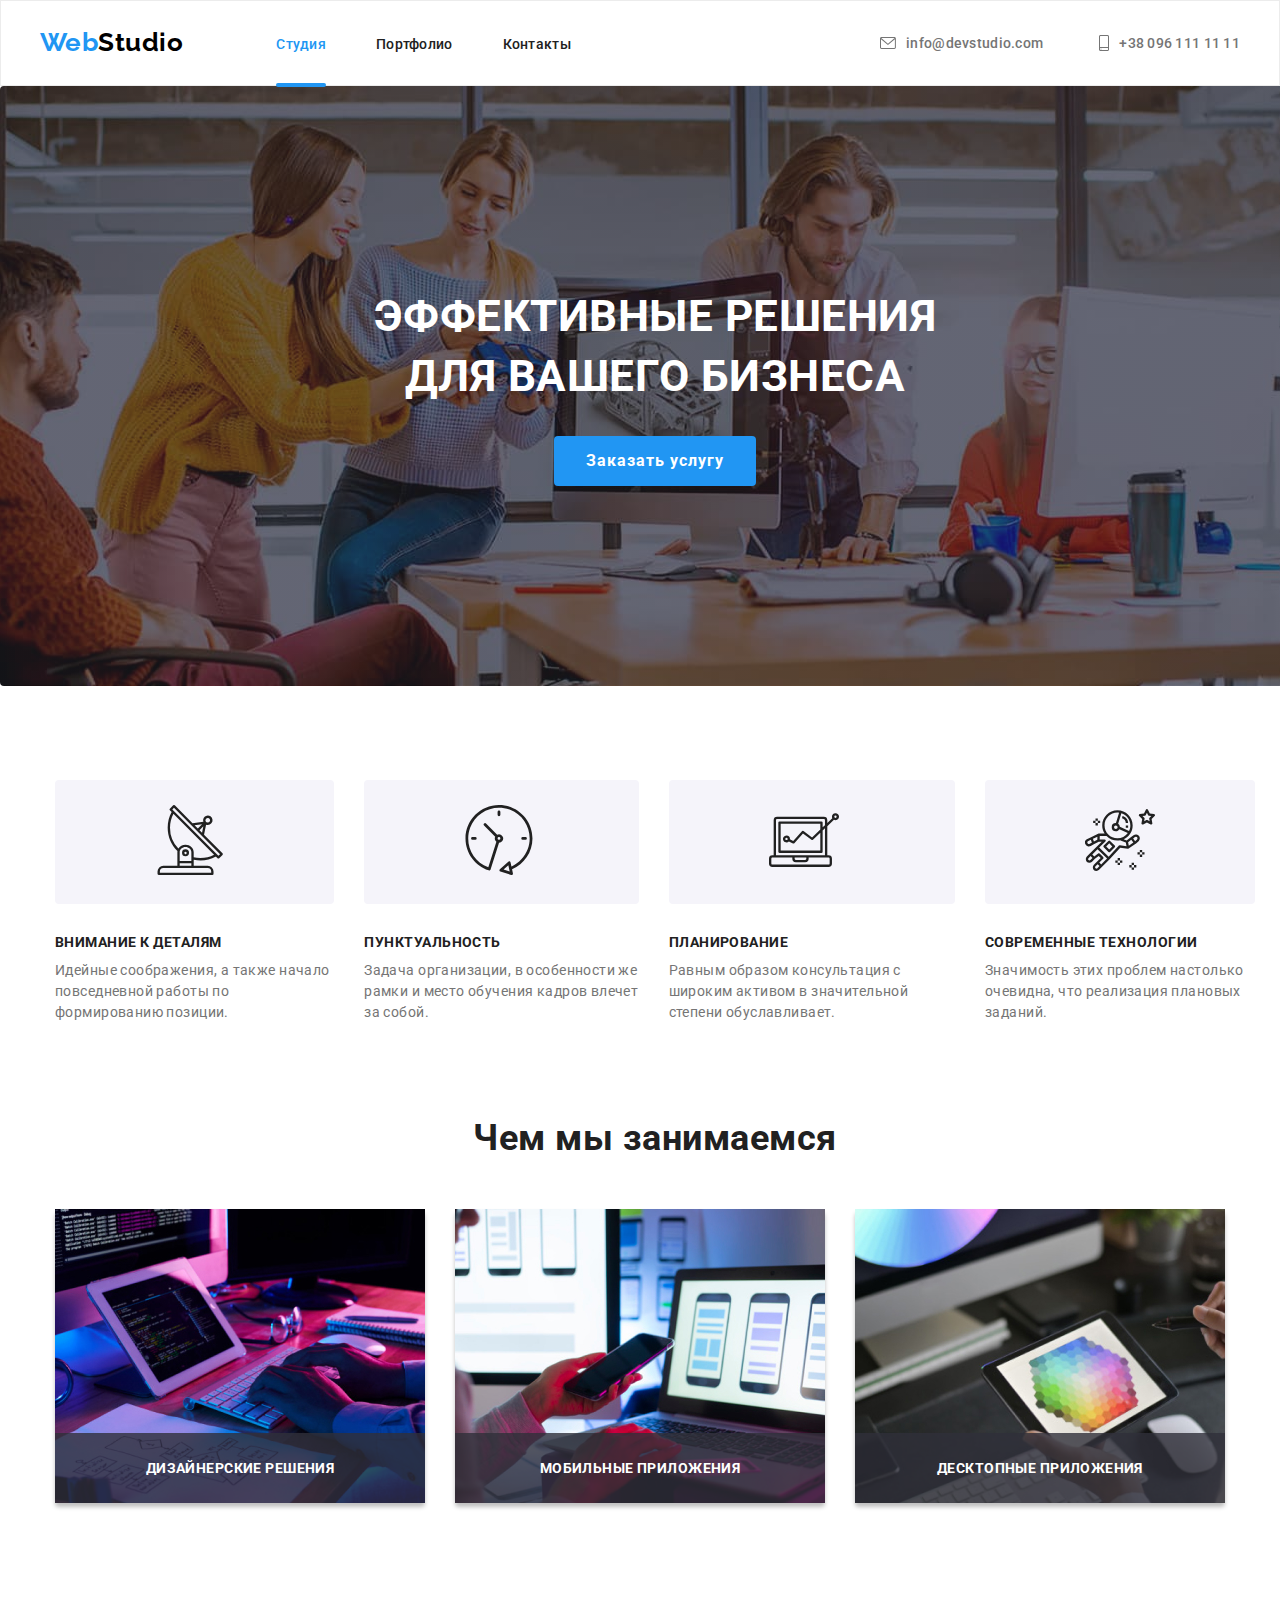
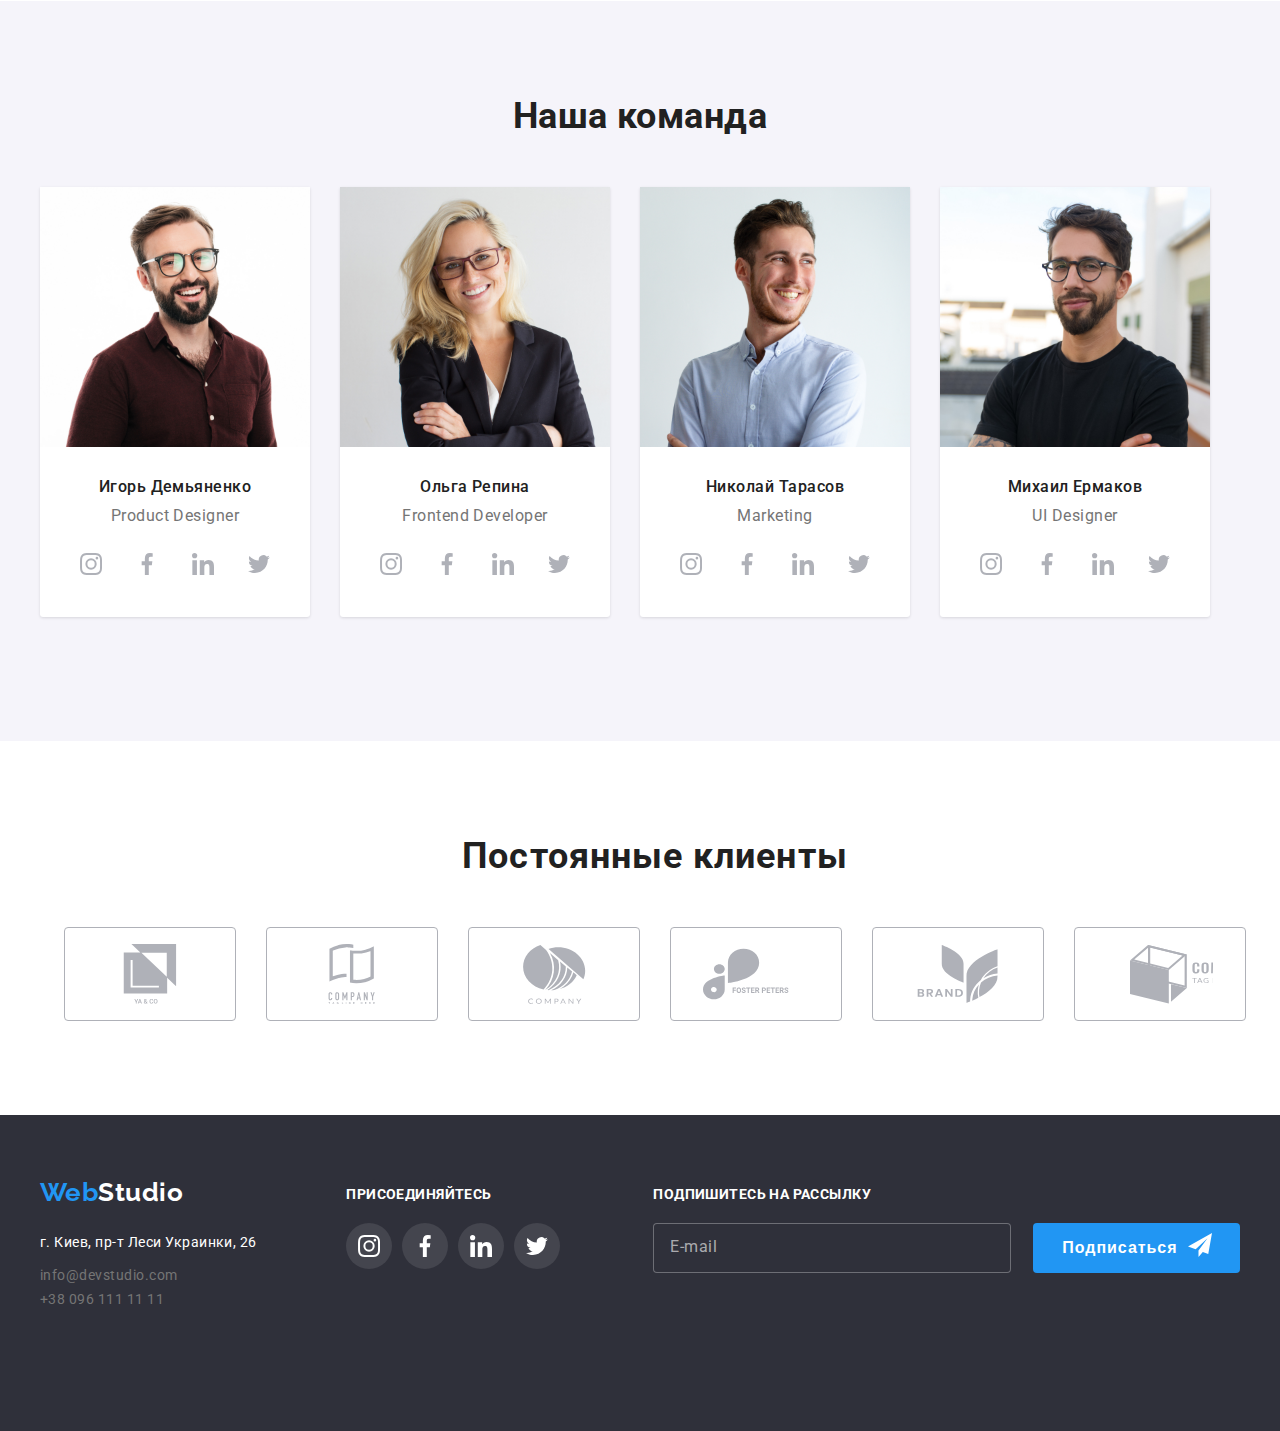
<file: index.html>
<!DOCTYPE html>
<html lang="ru">
  <head>
    <meta charset="UTF-8" />
    <meta http-equiv="X-UA-Compatible" content="IE=edge" />
    <meta name="viewport" content="width=e, initial-scale=1.0" />
    <title>WebStudio</title>
    <link
      rel="stylesheet"
      href="https://cdnjs.cloudflare.com/ajax/libs/modern-normalize/1.0.0/modern-normalize.min.css"
      integrity="sha512-ISS7cAi1PEhQ8jnbJpJZMd29NlhNj4AWYyLOSp2CE/CsHxTCu+r+t0D2yoJudVrd0/8fTVPUVDzY5Tvli75u/g=="
      crossorigin="anonymous"
      referrerpolicy="no-referrer"
    />
    <link rel="preconnect" href="https://fonts.gstatic.com" />
    <link
      href="https://fonts.googleapis.com/css2?family=Raleway:wght@400;500;700&family=Roboto:wght@400;500;700&display=swap"
      rel="stylesheet"
    />
    <link rel="stylesheet" href="./css/styles.css" />
  </head>
  <body>
    <!-- Header -->
    <header class="page-header">
      <nav class="container nav">
        <a href="#" class="logo">Web<span class="logo-part">Studio</span></a>
        <ul class="site-nav list">
          <li class="item"><a href="#" class="link current">Студия</a></li>
          <li class="item"><a href="./portfolio.html" class="link">Портфолио</a></li>
          <li class="item"><a href="#" class="link">Контакты</a></li>
        </ul>
        <ul class="list auth-nav">
          <li class="item-nav">
            <svg class="icons-nav link" width="16" height="20">
              <use href="./images/symbol-defs.svg#icon-envelope"></use>
            </svg>
            <a href="mailto:info@devstudio.com" class="link tel-mail"> info@devstudio.com</a>
          </li>
          <li class="item-nav">
            <svg class="icons-nav link" width="16" height="16">
              <use href="./images/symbol-defs.svg#icon-smartphone"></use>
            </svg>
            <a href="tel:+380961111111" class="link tel-mail">+38 096 111 11 11</a>
          </li>
        </ul>
      </nav>
    </header>
    <!-- Main -->
    <main>
      <!-- hero -->
      <section class="hero">
        <div class="container">
          <h1 class="slogan">
            Эффективные решения <br />
            для вашего бизнеса
          </h1>
          <button class="button btn-primary" type="reset" data-modal-open>Заказать услугу</button>
        </div>
      </section>
      <!-- hero benefits -->
      <section class="section">
        <div class="container">
          <ul class="list hero-discr">
            <li class="hero-container">
              <div class="hero-icons">
                <svg class="icons" width="70" height="70">
                  <use href="images/symbol-defs.svg#icon-attention"></use>
                </svg>
              </div>
              <h3 class="hero-items">Внимание к деталям</h3>
              <p class="hero-details">
                Идейные соображения, а также начало повседневной работы по формированию позиции.
              </p>
            </li>
            <li class="hero-container">
              <div class="hero-icons">
                <svg class="icons" width="70" height="70">
                  <use href="images/symbol-defs.svg#icon-clock-1"></use>
                </svg>
              </div>
              <h3 class="hero-items">Пунктуальность</h3>
              <p class="hero-details">
                Задача организации, в особенности же рамки и место обучения кадров влечет за собой.
              </p>
            </li>
            <li class="hero-container">
              <div class="hero-icons">
                <svg class="icons" width="70" height="70">
                  <use href="images/symbol-defs.svg#icon-Vector"></use>
                </svg>
              </div>
              <h3 class="hero-items">Планирование</h3>
              <p class="hero-details">
                Равным образом консультация с широким активом в значительной степени обуславливает.
              </p>
            </li>
            <li class="hero-container">
              <div class="hero-icons">
                <svg class="icons" width="70" height="70">
                  <use href="images/symbol-defs.svg#icon-astronaut"></use>
                </svg>
              </div>
              <h3 class="hero-items">Современные технологии</h3>
              <p class="hero-details">
                Значимость этих проблем настолько очевидна, что реализация плановых заданий.
              </p>
            </li>
          </ul>
        </div>
      </section>
      <!-- images -->
      <section class="section">
        <div class="container">
          <div class="images-container">
            <h2 class="about">Чем мы занимаемся</h2>
            <ul class="list images">
              <li class="image-item">
                <p class="image-name">Дизайнерские решения</p>
                <img src="images/img11.jpg" alt="разработка вебсайтов" width="370" />
              </li>
              <li class="image-item">
                <p class="image-name">Мобильные приложения</p>
                <img src="images/img22.jpg" alt="адаптивный дизайн" width="370" />
              </li>

              <li class="image-item">
                <p class="image-name">Десктопные приложения</p>
                <img src="images/img33.jpg" alt="дизайн" width="370" />
              </li>
            </ul>
          </div>
        </div>
      </section>
      <!--team -->
      <section class="team-container">
        <div class="container">
          <h2 class="our-team">Наша команда</h2>
          <ul class="list team">
            <li class="team-member">
              <img src="images/imgigor.jpg" alt="Игорь Демьяненко" width="270" />
              <h3 class="name">Игорь Демьяненко</h3>
              <p class="job">Product Designer</p>
              <ul class="list social-container">
                <li class="social-icons-list">
                  <a href="#" class="social-links">
                    <svg class="social-icons" width="44" height="44">
                      <use href="images/symbol-defs.svg#icon-instagram"></use>
                    </svg>
                  </a>
                </li>
                <li class="social-icons-list">
                  <a href="#" class="social-links">
                    <svg class="social-icons" width="44" height="44">
                      <use href="images/symbol-defs.svg#icon-facebook"></use>
                    </svg>
                  </a>
                </li>
                <li class="social-icons-list">
                  <a href="#" class="social-links">
                    <svg class="social-icons" width="44" height="44">
                      <use href="images/symbol-defs.svg#icon-linkedin"></use>
                    </svg>
                  </a>
                </li>
                <li class="social-icons-list">
                  <a href="#" class="social-links">
                    <svg class="social-icons" width="44" height="44">
                      <use href="images/symbol-defs.svg#icon-twitter"></use>
                    </svg>
                  </a>
                </li>
              </ul>
            </li>
            <li class="team-member">
              <img src="images/imgolga.jpg" alt="Ольга Репина" width="270" />
              <h3 class="name">Ольга Репина</h3>
              <p class="job">Frontend Developer</p>
              <ul class="list social-container">
                <li class="social-icons-list">
                  <a href="#" class="social-links">
                    <svg class="social-icons" width="44" height="44">
                      <use href="images/symbol-defs.svg#icon-instagram"></use>
                    </svg>
                  </a>
                </li>
                <li class="social-icons-list">
                  <a href="#" class="social-links">
                    <svg class="social-icons" width="44" height="44">
                      <use href="images/symbol-defs.svg#icon-facebook"></use>
                    </svg>
                  </a>
                </li>
                <li class="social-icons-list">
                  <a href="#" class="social-links">
                    <svg class="social-icons" width="44" height="44">
                      <use href="images/symbol-defs.svg#icon-linkedin"></use>
                    </svg>
                  </a>
                </li>
                <li class="social-icons-list">
                  <a href="#" class="social-links">
                    <svg class="social-icons" width="44" height="44">
                      <use href="images/symbol-defs.svg#icon-twitter"></use>
                    </svg>
                  </a>
                </li>
              </ul>
            </li>
            <li class="team-member">
              <img src="images/imgnik.jpg" alt="Николай Тарасов" width="270" />
              <h3 class="name">Николай Тарасов</h3>
              <p class="job">Marketing</p>
              <ul class="list social-container">
                <li class="social-icons-list">
                  <a href="#" class="social-links">
                    <svg class="social-icons" width="44" height="44">
                      <use href="images/symbol-defs.svg#icon-instagram"></use>
                    </svg>
                  </a>
                </li>
                <li class="social-icons-list">
                  <a href="#" class="social-links">
                    <svg class="social-icons" width="44" height="44">
                      <use href="images/symbol-defs.svg#icon-facebook"></use>
                    </svg>
                  </a>
                </li>
                <li class="social-icons-list">
                  <a href="#" class="social-links">
                    <svg class="social-icons" width="44" height="44">
                      <use href="images/symbol-defs.svg#icon-linkedin"></use>
                    </svg>
                  </a>
                </li>
                <li class="social-icons-list">
                  <a href="#" class="social-links">
                    <svg class="social-icons" width="44" height="44">
                      <use href="images/symbol-defs.svg#icon-twitter"></use>
                    </svg>
                  </a>
                </li>
              </ul>
            </li>
            <li class="team-member">
              <img src="images/imgmih.jpg" alt="Михаил Ермаков" width="270" />
              <h3 class="name">Михаил Ермаков</h3>
              <p class="job">UI Designer</p>
              <ul class="list social-container">
                <li class="social-icons-list">
                  <a href="#" class="social-links">
                    <svg class="social-icons" width="44" height="44">
                      <use href="images/symbol-defs.svg#icon-instagram"></use>
                    </svg>
                  </a>
                </li>
                <li class="social-icons-list">
                  <a href="#" class="social-links">
                    <svg class="social-icons" width="44" height="44">
                      <use href="images/symbol-defs.svg#icon-facebook"></use>
                    </svg>
                  </a>
                </li>
                <li class="social-icons-list">
                  <a href="#" class="social-links">
                    <svg class="social-icons" width="44" height="44">
                      <use href="images/symbol-defs.svg#icon-linkedin"></use>
                    </svg>
                  </a>
                </li>
                <li class="social-icons-list">
                  <a href="#" class="social-links">
                    <svg class="social-icons" width="44" height="44">
                      <use href="images/symbol-defs.svg#icon-twitter"></use>
                    </svg>
                  </a>
                </li>
              </ul>
            </li>
          </ul>
        </div>
      </section>

      <!--clients -->
      <section class="section">
        <div class="container">
          <div class="clients-container">
            <h2 class="about-clients">Постоянные клиенты</h2>
            <ul class="list clients">
              <li class="clients-list">
                <a href="#" class="icons-clients-list">
                  <svg class="icons-clients" width="106" height="60">
                    <use href="images/symbol-defs.svg#icon-client1"></use>
                  </svg>
                </a>
              </li>
              <li class="clients-list">
                <a href="#" class="icons-clients-list">
                  <svg class="icons-clients" width="106" height="60">
                    <use href="images/symbol-defs.svg#icon-client2"></use>
                  </svg>
                </a>
              </li>
              <li class="clients-list">
                <a href="#" class="icons-clients-list">
                  <svg class="icons-clients" width="106" height="60">
                    <use href="images/symbol-defs.svg#icon-client3"></use>
                  </svg>
                </a>
              </li>
              <li class="clients-list">
                <a href="#" class="icons-clients-list">
                  <svg class="icons-clients" width="106" height="60">
                    <use href="images/symbol-defs.svg#icon-client4"></use>
                  </svg>
                </a>
              </li>
              <li class="clients-list">
                <a href="#" class="icons-clients-list">
                  <svg class="icons-clients" width="106" height="60">
                    <use href="images/symbol-defs.svg#icon-client5"></use>
                  </svg>
                </a>
              </li>
              <li class="clients-list">
                <a href="#" class="icons-clients-list">
                  <svg class="icons-clients" width="106" height="60">
                    <use href="images/symbol-defs.svg#icon-client6"></use>
                  </svg>
                </a>
              </li>
            </ul>
          </div>
        </div>
      </section>
    </main>
    <!-- Footer -->
    <footer class="footer">
      <div class="container footer-container">
        <div class="adress-container">
          <a href="#" class="logo">Web<span class="logo-footer">Studio</span></a>
          <address class="address">
            <ul class="list">
              <li class="address-items">г. Киев, пр-т Леси Украинки, 26</li>
              <li>
                <a href="mailto:info@devstudio.com" class="address tel-mail">info@devstudio.com</a>
              </li>
              <li><a href="tel:+380961111111" class="address tel-mail">+38 096 111 11 11</a></li>
            </ul>
          </address>
        </div>
        <div class="">
          <a href="#" class="connect">присоединяйтесь</a>
          <ul class="list social-container">
            <li class="social-list-footer">
              <a href="#" class="social-links-footer">
                <svg class="social-icons-footer" width="44" height="44">
                  <use href="images/symbol-defs.svg#icon-instagram"></use>
                </svg>
              </a>
            </li>
            <li class="social-list-footer">
              <a href="#" class="social-links-footer">
                <svg class="social-icons-footer" width="44" height="44">
                  <use href="images/symbol-defs.svg#icon-facebook"></use>
                </svg>
              </a>
            </li>
            <li class="social-list-footer">
              <a href="#" class="social-links-footer">
                <svg class="social-icons-footer" width="44" height="44">
                  <use href="images/symbol-defs.svg#icon-linkedin"></use>
                </svg>
              </a>
            </li>
            <li class="social-list-footer">
              <a href="#" class="social-links-footer">
                <svg class="social-icons-footer" width="44" height="44">
                  <use href="images/symbol-defs.svg#icon-twitter"></use>
                </svg>
              </a>
            </li>
          </ul>
        </div>
        <div class="subscribe">
          <a href="#" class="connect">Подпишитесь на рассылку</a>
          <form>
            <ul class="list social-container">
              <li class="social-list-footer">
                <input type="email" name="email" id="mail" class="form-send" placeholder="E-mail" />
              </li>
              <li class="btn-send">
                <button type="submit" class="btn btn-submit text-subscribe">Подписаться</button>
                <svg class="icon-send" width="24" height="24">
                  <use href="./images/symbol-defs.svg#icon-send"></use>
                </svg>
              </li>
            </ul>
          </form>
        </div>
      </div>
    </footer>
    <!--modals-->
    <div class="backdrop is-hidden" data-modal>
      <!--<div class="backdrop is-hidden" data-modal>-->
      <div class="modal" id="modal">
        <div class="modal-content" id="modal-content">
          <button class="btn-close" type="reset" data-modal-close>
            <svg class="btn-close-icon" width="18" height="18">
              <use href="./images/symbol-defs.svg#icon-close"></use>
            </svg>
          </button>
          <p class="modal-text">Оставьте свои данные, мы вам перезвоним</p>
          <form class="contact-form" autocomplete="off">
            <div class="form-field form-input-name">
              <label for="name" class="form-label">Имя</label>
              <div class="form-input-name">
                <input type="text" name="name" id="name" class="form-input" />
                <svg class="modal-icons modal-icons-person">
                  <use href="./images/symbol-defs.svg#icon-name"></use>
                </svg>
              </div>
            </div>
            <div class="form-field">
              <label for="tel" class="form-label">Телефон</label>
              <div class="form-input-tel">
                <input type="tel" name="tel" id="tel" class="form-input" />
                <svg class="modal-icons modal-icons-person" width="18" height="18">
                  <use href="./images/symbol-defs.svg#icon-modal-phone"></use>
                </svg>
              </div>
            </div>
            <div class="form-field">
              <label for="email" class="form-label">Почта</label>
              <div class="form-input-mail">
                <input type="email" name="email" id="email" class="form-input" />
                <svg class="modal-icons" width="18" height="18">
                  <use href="./images/symbol-defs.svg#icon-modal-envelope"></use>
                </svg>
              </div>
            </div>
            <div class="form-field">
              <label for="comment" class="form-label">Комментарий<br /></label>
              <textarea
                class="form-input-textarea"
                name="comment"
                id="comment"
                rows="6"
                placeholder="Введите текст"
              ></textarea>
            </div>
            <div class="form-field-checkbox">
              <label for="checkbox" class="form-label-checkbox">
                <input type="checkbox" name="checkbox" id="checkbox" class="checkbox" required />
                <svg class="check" width="16" height="15">
                  <use href="./images/symbol-defs.svg#icon-check"></use>
                </svg>
                Соглашаюсь с рассылкой и принимаю
                <a href="#" class="text-agreement">Условия договора </a>
              </label>
            </div>
            <div class="checkbox-btn">
              <button type="submit" class="btn btn-submit btn-checkbox">Отправить</button>
            </div>
          </form>
        </div>
      </div>
    </div>
    <script src="./js/modal.js"></script>
  </body>
</html>
</file>
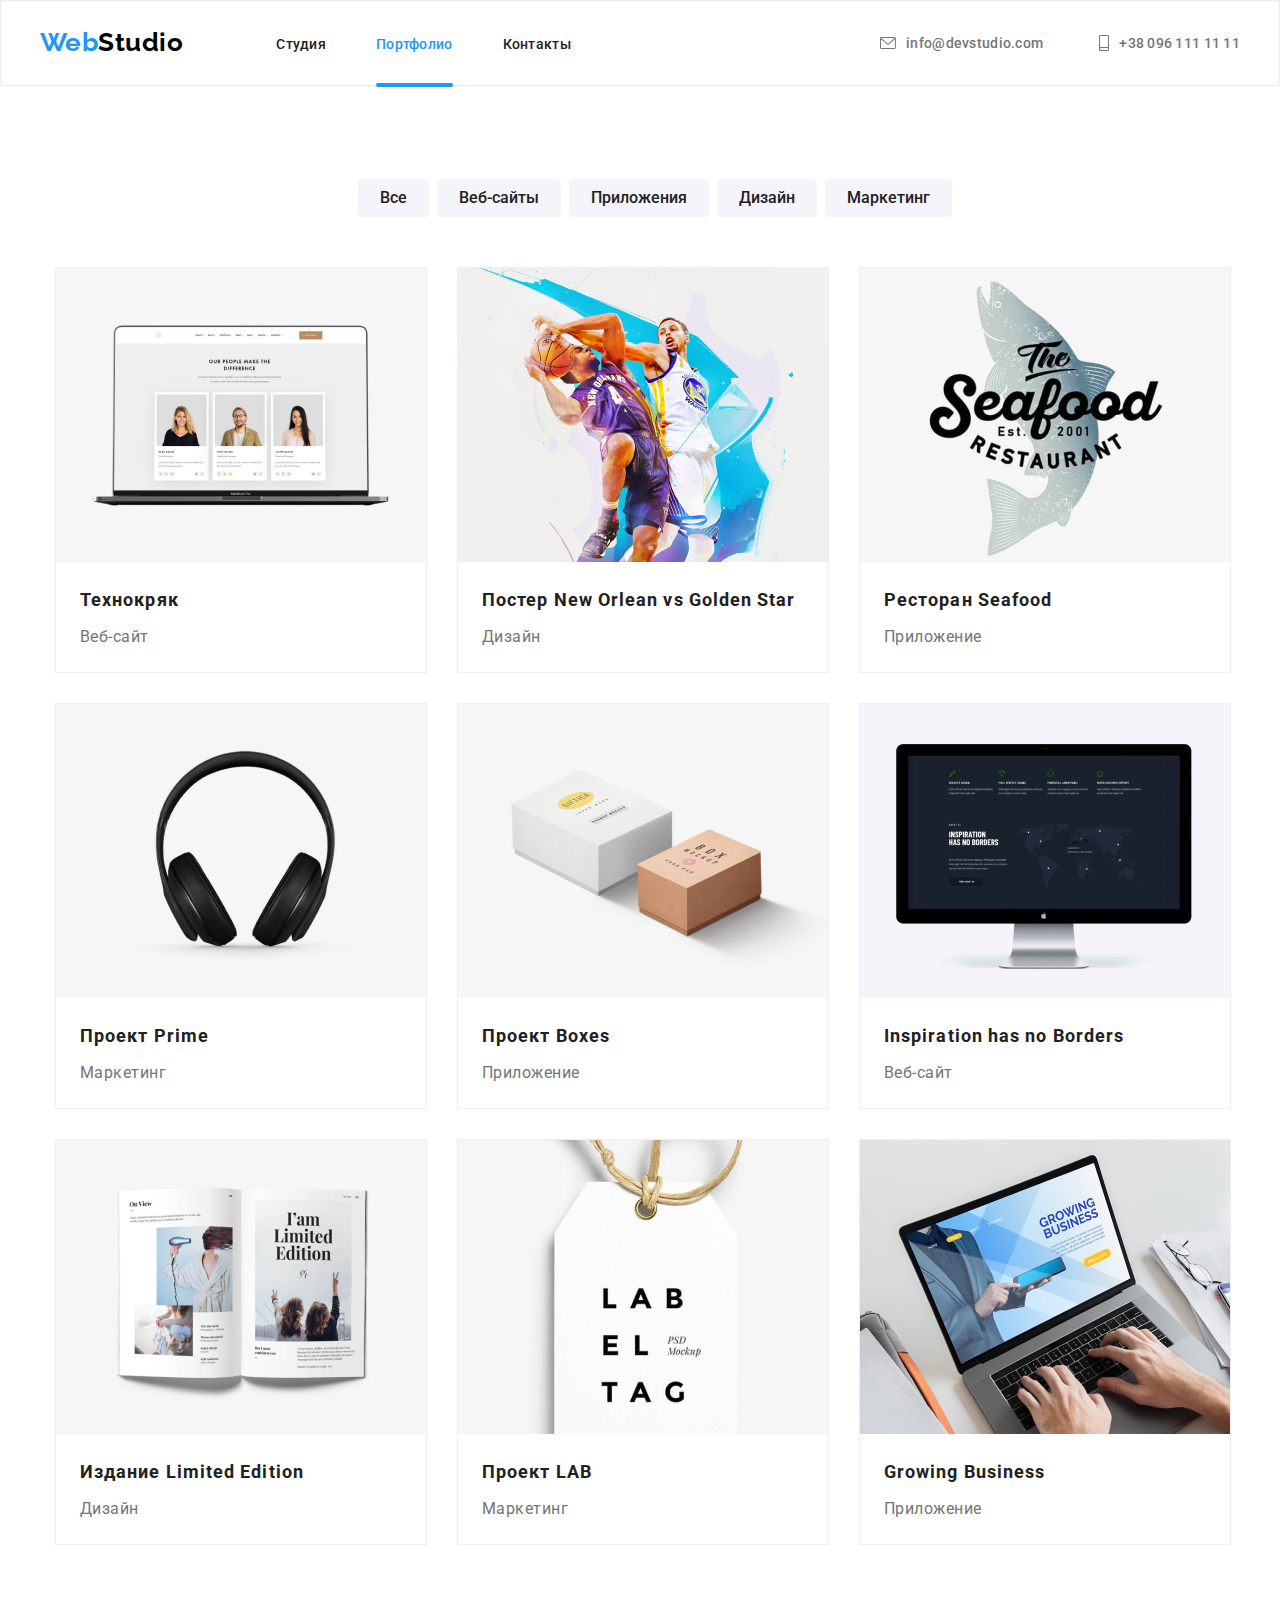
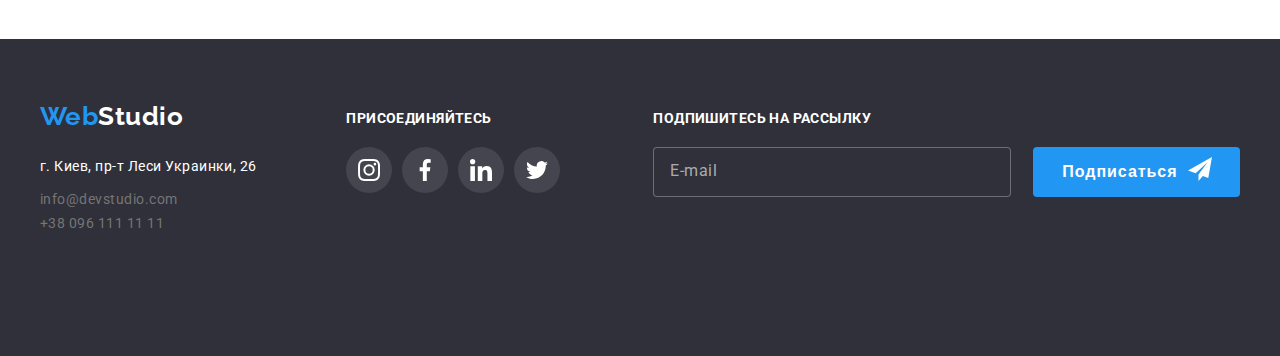
<file: portfolio.html>
<!DOCTYPE html>
<html lang="ru">
  <head>
    <meta charset="UTF-8" />
    <meta http-equiv="X-UA-Compatible" content="IE=edge" />
    <meta name="viewport" content="width=e, initial-scale=1.0" />
    <title>WebStudio</title>
    <link rel="preconnect" href="https://fonts.gstatic.com" />
    <link rel="preconnect" href="https://fonts.gstatic.com" />
    <link
      href="https://fonts.googleapis.com/css2?family=Raleway:wght@400;500;700&family=Roboto:wght@400;500;700&display=swap"
      rel="stylesheet"
    />
    <link
      rel="stylesheet"
      href="https://cdnjs.cloudflare.com/ajax/libs/modern-normalize/1.0.0/modern-normalize.min.css"
      integrity="sha512-ISS7cAi1PEhQ8jnbJpJZMd29NlhNj4AWYyLOSp2CE/CsHxTCu+r+t0D2yoJudVrd0/8fTVPUVDzY5Tvli75u/g=="
      crossorigin="anonymous"
      referrerpolicy="no-referrer"
    />
    <link rel="stylesheet" href="./css/styles.css" />
  </head>
  <body>
    <!-- Header -->
    <header class="page-header">
      <nav class="container nav">
        <a href="#" class="logo">Web<span class="logo-part">Studio</span></a>
        <ul class="site-nav list">
          <li class="item"><a href="./index.html" class="link">Студия</a></li>
          <li class="item"><a href="#" class="link current">Портфолио</a></li>
          <li class="item"><a href="#" class="link">Контакты</a></li>
        </ul>
        <ul class="list auth-nav">
          <li class="item-nav">
            <svg class="icons-nav link" width="16" height="20">
              <use href="./images/symbol-defs.svg#icon-envelope"></use>
            </svg>
            <a href="mailto:info@devstudio.com" class="link tel-mail"> info@devstudio.com</a>
          </li>
          <li class="item-nav">
            <svg class="icons-nav link" width="16" height="16">
              <use href="./images/symbol-defs.svg#icon-smartphone"></use>
            </svg>
            <a href="tel:+380961111111" class="link tel-mail">+38 096 111 11 11</a>
          </li>
        </ul>
      </nav>
    </header>
    <!-- Main -->
    <main>
      <!-- portfolio menu -->
      <section class="section">
        <div class="container">
          <h1 class="visually-hidden">Портфолио</h1>
          <h2 class="visually-hidden">Кнопки</h2>
          <ul class="list btn-container">
            <li class="btn-list">
              <button type="button" class="button btn btn-current">Все</button>
            </li>
            <li class="btn-list"><button type="button" class="button btn">Веб-сайты</button></li>
            <li class="btn-list"><button type="button" class="button btn">Приложения</button></li>
            <li class="btn-list"><button type="button" class="button btn">Дизайн</button></li>
            <li class="btn-list"><button type="button" class="button btn">Маркетинг</button></li>
          </ul>
          <ul class="list projects-container">
            <li class="projects">
              <div class="project-overlay">
                <img src="images/portfolio.jpg" alt="Веб-сайт Технокряк" width="370" />
                <p class="project-info">
                  Технокряк это современная площадка распространения коронавируса. Компании
                  используют эту платформу для цифрового шпионажа и атак на защищённые сервера
                  конкурентов.
                </p>
              </div>
              <h3 class="web">Технокряк</h3>
              <p class="web-example">Веб-сайт</p>
            </li>
            <li class="projects">
              <img src="images/portfolio1.jpg" alt="Дизайн" width="370" />
              <h3 class="web">Постер New Orlean vs Golden Star</h3>
              <p class="web-example">Дизайн</p>
            </li>
            <li class="projects">
              <img src="images/portfolio2.jpg" alt="Приложение" width="370" />
              <h3 class="web">Ресторан Seafood</h3>
              <p class="web-example">Приложение</p>
            </li>
            <li class="projects">
              <img src="images/portfolio3.jpg" alt="Маркетинг" width="370" />
              <h3 class="web">Проект Prime</h3>
              <p class="web-example">Маркетинг</p>
            </li>
            <li class="projects">
              <img src="images/portfolio4.jpg" alt="Приложение" width="370" />
              <h3 class="web">Проект Boxes</h3>
              <p class="web-example">Приложение</p>
            </li>
            <li class="projects">
              <img
                src="images/portfolio5.jpg"
                alt="Веб-сайт Inspiration has no Borders"
                width="370"
              />
              <h3 class="web">Inspiration has no Borders</h3>
              <p class="web-example">Веб-сайт</p>
            </li>
            <li class="projects">
              <img src="images/portfolio6.jpg" alt="Дизайн" width="370" />
              <h3 class="web">Издание Limited Edition</h3>
              <p class="web-example">Дизайн</p>
            </li>
            <li class="projects">
              <img src="images/portfolio7.jpg" alt="Маркетинг Проект LAB" width="370" />
              <h3 class="web">Проект LAB</h3>
              <p class="web-example">Маркетинг</p>
            </li>
            <li class="projects">
              <img src="images/portfolio8.jpg" alt="Приложение Growing Business" width="370" />
              <h3 class="web">Growing Business</h3>
              <p class="web-example">Приложение</p>
            </li>
          </ul>
        </div>
      </section>
    </main>
    <!-- Footer -->
    <footer class="footer">
      <div class="container footer-container">
        <div class="adress-container">
          <a href="#" class="logo">Web<span class="logo-footer">Studio</span></a>
          <address class="address">
            <ul class="list">
              <li class="address-items">г. Киев, пр-т Леси Украинки, 26</li>
              <li>
                <a href="mailto:info@devstudio.com" class="address tel-mail">info@devstudio.com</a>
              </li>
              <li><a href="tel:+380961111111" class="address tel-mail">+38 096 111 11 11</a></li>
            </ul>
          </address>
        </div>
        <div class="social-footer">
          <a href="#" class="connect">присоединяйтесь</a>
          <ul class="list social-container">
            <li class="social-list-footer">
              <a href="#" class="social-links-footer">
                <svg class="social-icons-footer" width="44" height="44">
                  <use href="images/symbol-defs.svg#icon-instagram"></use>
                </svg>
              </a>
            </li>
            <li class="social-list-footer">
              <a href="#" class="social-links-footer">
                <svg class="social-icons-footer" width="44" height="44">
                  <use href="images/symbol-defs.svg#icon-facebook"></use>
                </svg>
              </a>
            </li>
            <li class="social-list-footer">
              <a href="#" class="social-links-footer">
                <svg class="social-icons-footer" width="44" height="44">
                  <use href="images/symbol-defs.svg#icon-linkedin"></use>
                </svg>
              </a>
            </li>
            <li class="social-list-footer">
              <a href="#" class="social-links-footer">
                <svg class="social-icons-footer" width="44" height="44">
                  <use href="images/symbol-defs.svg#icon-twitter"></use>
                </svg>
              </a>
            </li>
          </ul>
        </div>
          <div class="subscribe">
            <a href="#" class="connect">Подпишитесь на рассылку</a>
            <form>
              <ul class="list social-container">
                <li class="social-list-footer">
                  <input type="email" name="email" id="mail" class="form-send" placeholder="E-mail" />
                </li>
                <li class="btn-send">
                  <button type="submit" class="btn btn-submit text-subscribe">Подписаться</button>
                  <svg class="icon-send" width="24" height="24">
                    <use href="./images/symbol-defs.svg#icon-send"></use>
                  </svg>
                </li>
              </ul>
            </form>
          </div>
      </div>
    </footer>
  </body>
</html>
</file>
<file: css/styles.css>
/* Colors */
:root {
  /* background */
  --secondary-background-color: #2196f3;
  --other-background-color: #f5f4fa;
  --social-links-color: #afb1b8;

  /* text */
  --primary-text-color: #212121;
  --secondary-text-color: #757575;

  /* other colors */
  --accent-color: #2196f3;
  --accent-color-background: #2f303a;
  --white-color: #ffffff;
  --black-color: #000000;
  --light-gray-color: #eeeeee;
  --btn-primary-color: #188ce8;
}

body {
  color: var(--primary-text-color);
  font-family: Roboto, sans-serif;
  font-style: normal;
  font-weight: normal;
  text-decoration: none;
  letter-spacing: 0.03em;
  padding: 0;
  margin: 0;
  text-align: center;
  width: 100%;
  fill: var(--secondary-text-color);
  align-items: center;
}
img {
  display: block;
}

h1,
h2,
h3,
h4,
h5,
h6,
p {
  padding: 0;
  margin: 0;
}

.list {
  list-style: none;
  text-decoration: none;
  padding: 0;
  margin: 0;
}

.container {
  width: 1200px;
  align-items: center;
  margin: 0 auto;
  padding-left: 15px;
  padding-right: 15px;
}

/* Header */
.page-header {
  background-color: var(--white-color);
  text-decoration: none;
  display: flex;
  margin: 0;
  padding: 0;
  align-items: center;
  text-align: center;
  border: 1px solid #ececec;
}

.nav {
  display: flex;
  align-items: center;
}
.logo {
  color: var(--accent-color);
  font-family: Raleway;
  font-weight: 700;
  font-size: 26px;
  line-height: 1.383;
  text-decoration: none;
  display: inline-block;
  margin-right: 93px;
}

.logo-part {
  color: var(--black-color);
  font-family: Raleway;
  font-weight: 700;
  line-height: 1.174;
}
.site-nav {
  display: flex;
  align-items: center;
}
.site-nav .link {
  padding-top: 32px;
  padding-bottom: 32px;
}
.item {
  margin-right: 50px;
  margin-left: auto;
  align-items: baseline;
  margin-bottom: 0;
}
.item:last-child {
  margin-right: 0;
}

.link {
  position: relative;
  color: var(--primary-text-color);
  font-size: 14px;
  font-weight: 500;
  line-height: 1.143;
  text-decoration: none;
  letter-spacing: 0.02em;
  margin: 0;
  padding: 0;
  transition: color 250ms cubic-bezier(0.4, 0, 0.2, 1);
}
.list .tel-mail {
  color: var(--secondary-text-color);
}

.current {
  color: var(--accent-color);
}

.current:after {
  position: absolute;
  content: '';
  display: block;
  width: 100%;
  height: 4px;
  background-color: var(--accent-color);
  border-radius: 2px;
  bottom: -3px;
}

.link:hover,
.link:focus,
.link:active {
  color: var(--secondary-background-color);
}
.auth-nav {
  display: flex;
  align-items: center;
  padding-top: 32px;
  padding-bottom: 32px;
  margin-left: auto;
}
.item-nav {
  display: flex;
  align-items: center;
  margin-right: 50px;
  margin-left: auto;
  margin-bottom: 0;
  padding: 0;
  transition: color 250ms cubic-bezier(0.4, 0, 0.2, 1), fill 250ms cubic-bezier(0.4, 0, 0.2, 1);
}
.item-nav:last-child {
  margin-right: 0;
}
.icons-nav {
  align-items: center;
  margin-right: 10px;
  background-repeat: no-repeat;
  background-position: center;
  background-size: cover;
  display: inline-block;
  stroke-width: 0;
  stroke: currentColor;
}

.tel-mail .icons-nav {
  fill: currentColor;
}

.item-nav:hover,
.item-nav:active {
  fill: var(--accent-color);
  color: var(--secondary-background-color);
}
/* Hero section:  part 1 - slogan and btn */

.section {
  padding-top: 94px;
  padding-left: 15px;
  padding-right: 15px;
  max-width: 1600px;
  display: inline-block;
  align-items: center;
  width: 100%;
}

.hero {
  color: var(--white-color);
  background-color: var(--accent-color-background);
  background-image: linear-gradient(to left, rgba(47, 48, 58, 0.4), rgba(47, 48, 58, 0.4)),
    url('../images/overlay.jpg');
  background-repeat: no-repeat;
  background-position: center;
  background-size: cover;
  text-decoration: none;
  margin: 0;
  border-radius: 4px;
  padding: 200px 15px;
  max-width: 1600px;
  display: inline-block;
  align-items: center;
  width: 100%;
}
.slogan {
  font-size: 44px;
  line-height: 1.364;
  text-align: center;
  text-transform: uppercase;
  margin-bottom: 30px;
}

/* Hero benefits:  part 2 - discription items */

.hero-discr {
  display: flex;
  flex-basis: calc(100% / 4 - 30px);
}
.hero-icons {
  padding: 25px 100px;
  margin-bottom: 30px;
  background-color: var(--other-background-color);
  border-radius: 4px;
  border-color: rgba(245, 244, 250, 1);
}
.icons {
  fill: var(--primary-text-color);
}

.hero-container {
  margin-right: 30px;
  text-align: left;
}
.hero-container:last-child {
  margin-right: 0;
}
.hero-icons:hover,
.hero-icons:focus,
.icons:hover,
.icons:focus {
  border-color: var(--accent-color);
  fill: var(--accent-color);
}
.hero-items {
  font-size: 14px;
  font-style: normal;
  font-weight: 700;
  line-height: 1.142;
  text-transform: uppercase;
  margin-bottom: 10px;
}
.hero-details {
  font-size: 14px;
  line-height: 1.5;

  letter-spacing: 0.03em;
  color: var(--secondary-text-color);
}

/* section presentation */
.about {
  font-size: 36px;
  font-weight: 700;
  line-height: 1.167;
  margin-bottom: 50px;
}
.images {
  display: flex;
  flex-basis: calc(100% / 3 - 30px);
}
.image-item {
  position: relative;
}

.image-name {
  position: absolute;
  left: 0;
  bottom: 0;
  width: 100%;
  display: block;
  font-size: 14px;
  font-weight: 700;
  line-height: 1.143;
  letter-spacing: 0.03em;
  text-align: center;
  color: var(--white-color);
  text-transform: uppercase;
  background-color: rgba(47, 48, 58, 0.8);
  padding-top: 27px;
  padding-bottom: 27px;
}

.images .image-item {
  margin-right: 30px;
  box-shadow: 0px 4px 4px 0px #00000040;
  border-radius: 4px;
}

.image-item:last-child {
  margin-right: 0;
}
/* section team */
.team-container {
  background-color: var(--other-background-color);
  text-decoration: none;
  margin-top: 94px;
  padding-bottom: 94px;
}

.our-team {
  color: var(--primary-text-color);
  font-size: 36px;
  font-weight: 700;
  line-height: 1.167;
  text-align: center;
  padding-top: 94px;
  margin-bottom: 50px;
}
.team {
  display: flex;
  margin-top: 50px;
  flex-basis: calc(100% / 4 - 30px);
  padding-bottom: 30px;
}
.team-member {
  background-color: var(--white-color);
  text-decoration: none;
  margin-right: 30px;
  box-shadow: 0px 1px 3px 0px #0000001f;
  border-bottom-left-radius: 3px;
  border-bottom-right-radius: 3px;
  padding-bottom: 30px;
}

.team-member:last-child {
  margin-right: 0;
}
.name {
  font-size: 16px;
  font-weight: 500;
  line-height: 1.187;
  text-align: center;
  margin-bottom: 10px;
  padding-top: 30px;
}
.job {
  font-size: 16px;
  line-height: 1.187;
  text-align: center;
  margin-bottom: 16px;
  color: var(--secondary-text-color);
}

.social-container {
  display: flex;
  justify-content: center;
  align-items: center;
  padding: 0;
  flex-basis: calc(100% / 6 - 10px);
}
.social-icons-list {
  margin-left: 10px;
}
li.social-icons-list:first-child {
  margin-left: 0;
}

.social-links {
  display: flex;
  align-items: center;
  padding: 12px;
  border-radius: 50%;
  align-items: center;
  fill: var(--social-links-color);
  transition: background-color 250ms cubic-bezier(0.4, 0, 0.2, 1),
    fill 250ms cubic-bezier(0.4, 0, 0.2, 1);
}

.social-icons {
  width: 22px;
  height: 22px;
}
.social-links:hover,
.social-links:focus {
  fill: var(--white-color);
  background-color: var(--accent-color);
}

/*clients  */
.about-clients {
  font-family: Roboto;
  font-size: 36px;
  font-weight: 700;
  line-height: 1.167;
  letter-spacing: 0.03em;
  text-align: center;
  margin-bottom: 50px;
}
.clients {
  display: flex;
  align-items: center;
  justify-content: center;
  margin-bottom: 94px;
}

.clients-list {
  display: flex;
  align-items: center;
  justify-content: center;
  width: 170px;
  height: 92px;
  border-radius: 4px;
  margin-right: 30px;
  border: 1px solid var(--social-links-color);
  transition: border-color 250ms cubic-bezier(0.4, 0, 0.2, 1);
}
.clients-list:last-child {
  margin-right: 0;
}
.icons-clients-list {
  fill: var(--social-links-color);
  list-style: none;
  text-decoration: none;
  display: flex;
  align-items: center;
  padding: 16px 32px;
  transition: fill 250ms cubic-bezier(0.4, 0, 0.2, 1);
}
.clients-list:hover,
.clients-list:focus,
.icons-clients-list:hover,
.icons-clients-list:focus {
  border-color: var(--accent-color);
  fill: var(--accent-color);
}

/* Buttons */
.btn-container {
  display: flex;
  justify-content: center;
}

.button {
  cursor: pointer;
  text-decoration: none;
  font-family: inherit;
  outline: none;
  border: none;
}

.btn-primary {
  background-color: var(--accent-color);
  color: var(--white-color);
  font-size: 16px;
  font-weight: 700;
  line-height: 1.85;
  letter-spacing: 0.06em;
  text-align: center;
  padding: 10px 32px;
  outline: none;
  border: none;
  border-radius: 4px;
  transition: background-color 250ms cubic-bezier(0.4, 0, 0.2, 1);
}
.btn-primary:hover,
.btn-primary:active {
  background-color: var(--btn-primary-color);
}
.btn {
  font-size: 16px;
  font-weight: 500;
  line-height: 1.625;
  text-align: center;
  background-color: var(--other-background-color);
  color: var(--primary-text-color);
  padding: 6px 22px;
  border: none;
  border-radius: 4px;
  transition: background-color 250ms cubic-bezier(0.4, 0, 0.2, 1),
    color 250ms cubic-bezier(0.4, 0, 0.2, 1), box-shadow 250ms cubic-bezier(0.4, 0, 0.2, 1);
}
.btn-list {
  margin-left: 8px;
}
.btn-list:first-child {
  margin-left: 0;
}

.btn:focus,
.btn:hover,
.btn:active {
  background-color: var(--accent-color);
  color: var(--white-color);
  box-shadow: 0px 4px 4px 0px #00000040;
}

/* Modal */
.backdrop {
  position: fixed;
  top: 0;
  left: 0;
  width: 100vw;
  height: 100vh;
  background: rgba(0, 0, 0, 0.2);
  transition: opacity 250ms cubic-bezier(0.4, 0, 0.2, 1);
}
.modal {
  position: relative;
  top: 50%;
  left: 50%;
  transform: translate(-50%, -50%) scale(1);
  width: 528px;
  height: 581px;
  background-color: var(--white-color);
  transition: transform 250ms cubic-bezier(0.4, 0, 0.2, 1);
  margin: 0;
  padding: 0;
  box-shadow: 0px 1px 3px rgba(0, 0, 0, 0.12), 0px 1px 1px rgba(0, 0, 0, 0.14),
    0px 2px 1px rgba(0, 0, 0, 0.2);
  border-radius: 4px;
}
.modal-content {
  position: relative;
}
.btn-close {
  position: absolute;
  top: 8px;
  right: 8px;
  box-sizing: border-box;
  border-radius: 50%;
  display: flex;
  align-items: center;
  width: 30px;
  height: 30px;
  outline: none;
  border: none;
  background-color: var(--white-color);
  border: 1px solid var(--white-color);
}
.btn-close:hover {
  border: 1px solid rgba(0, 0, 0, 0.1);
  fill: var(--secondary-background-color);
  cursor: pointer;
}
.btn-close:hover .btn-close-icon {
  fill: var(--secondary-background-color);
}

.btn-close-icon {
  fill: var(--black-color);
  cursor: pointer;
}

.backdrop.is-hidden {
  opacity: 0;
  pointer-events: none;
}
.backdrop.is-hidden .modal {
  transform: translate(-50%, -50%) scale(0.9);
}
input {
  font-family: inherit;
}
.modal-text {
  font-family: Roboto;
  font-size: 20px;
  font-weight: 700;
  line-height: 1.15;
  letter-spacing: 0.03em;
  text-align: center;
  padding: 40px 40px 12px 40px;
}
.contact-form {
  position: absolute;
  text-align: left;
  margin-left: 40px;
  margin-right: 40px;
  width: 448px;
}
/* .contact-form input {
  width: 100%;
} */
.form-field {
  display: flex;
  flex-direction: column;
}
.form-field input {
  margin: 0;
  box-sizing: border-box;
  border: 1px solid rgba(33, 33, 33, 0.2);
  border-radius: 4px;
  font-size: 16px;
  background: rgba(255, 255, 255, 1);
  box-shadow: rgba(0, 0, 0, 0.2);
  padding-left: 40px;
  outline: none;
}
.form-input {
  width: 100%;
  display: block;
  height: 40px;
}
.form-input:focus,
.form-input-textarea:focus {
  border-color: var(--accent-color);
}

.form-input:focus ~ .modal-icons {
  fill: var(--accent-color);
}
.form-input-name,
.form-input-tel,
.form-input-mail {
  position: relative;
}

.modal-icons {
  position: absolute;
  top: 50%;
  left: 10px;
  transform: translateY(-50%);
  display: inline-block;
  width: 18px;
  height: 18px;
}

.form-field label {
  font-size: 12px;
  line-height: 1.166;
  letter-spacing: 0.01em;
  text-align: left;
  color: rgba(117, 117, 117, 1);
  padding-top: 10px;
  padding-bottom: 4px;
}
.form-field:first-child label {
  padding-top: 0;
}

.form-field textarea {
  width: 100%;
  padding: 12px 16px;
  resize: none;
  font-size: 12px;
  line-height: 1.166;
  letter-spacing: 0.01em;
  text-align: left;
  border: 1px solid rgba(33, 33, 33, 0.2);
  box-sizing: border-box;
  border-radius: 4px;
  outline: none;
}
textarea::placeholder {
  font-size: 12px;
  line-height: 14px;
  letter-spacing: 0.01em;
  text-align: left;
  color: rgba(117, 117, 117, 0.5);
}
.form-field-checkbox {
  display: flex;
  justify-content: center;
  align-items: center;
  padding-top: 20px;
  padding-bottom: 30px;
}

.form-label-checkbox {
  font-size: 14px;
  line-height: 1.71;
  letter-spacing: 0.03em;
  text-align: left;
  vertical-align: middle;
}
.text-agreement {
  color: var(--accent-color);
}
.checkbox {
  -webkit-appearance: none;
  -moz-appearance: none;
  appearance: none;
}
.check {
  display: inline-block;
  box-sizing: border-box;
  border: 0.5px solid rgba(33, 33, 33, 1);
  fill: none;
  margin-right: 8px;
}

.checkbox:checked + .check {
  fill: var(--white-color);
  background-color: var(--secondary-background-color);
  border: none;
}
.checkbox-btn {
  display: flex;
  align-items: center;
  justify-content: center;
}
.btn-checkbox {
  font-size: 16px;
  font-weight: 700;
  line-height: 1.875;
  letter-spacing: 0.06em;
  text-align: center;
  padding: 10px 55px 10px 56px;
  background-color: var(--secondary-background-color);
  color: rgba(255, 255, 255, 1);
  margin-bottom: 40px;
}

/* Portfolio */
.projects-container {
  display: flex;
  flex-wrap: wrap;
  margin-top: 50px;
  margin-bottom: 94px;
  align-items: center;
  width: 1200px;
}

.projects {
  text-decoration: none;
  border: 1px solid #eeeeee;
  margin-right: 30px;
  margin-bottom: 30px;
  transition: box-shadow 250ms cubic-bezier(0.4, 0, 0.2, 1);
}
.projects:hover,
.projects:focus {
  box-shadow: 0px 4px 4px 0px #00000040;
}
.project-overlay {
  position: relative;
  overflow: hidden;
}

.project-info {
  position: absolute;
  top: 0;
  left: 0;
  transform: translateY(100%);
  display: flex;
  align-items: center;
  padding: 66px 24px;
  font-size: 18px;
  line-height: 1.55;
  letter-spacing: 0.03em;
  text-align: left;
  transition: transform 250ms cubic-bezier(0.4, 0, 0.2, 1);
  opacity: 0;
  color: var(--white-color);
  background-color: var(--secondary-background-color);
  overflow: auto;
  max-height: 100%;
}
.projects:hover .project-info {
  transform: translateY(0);
  opacity: 1;
}
.projects:nth-child(3n) {
  margin-right: 0;
}

.projects:nth-last-child(-n + 3) {
  margin-bottom: 0;
}

.web {
  color: var(--primary-text-color);
  font-size: 18px;
  font-weight: 700;
  line-height: 2;
  letter-spacing: 0.06em;
  text-align: left;
  padding: 20px 24px 2px 24px;
}
.web-example {
  color: var(--secondary-text-color);
  font-size: 16px;
  line-height: 1.875;
  text-align: left;
  padding: 2px 24px 20px 24px;
}

.visually-hidden:not(:focus):not(:active) {
  width: 1px;
  height: 1px;
  margin: -1px;
  border: 0;
  padding: 0;
  white-space: nowrap;
  clip-path: inset(100%);
  clip: rect(0 0 0 0);
  overflow: hidden;
}
/* Footer */
.footer {
  background-color: var(--accent-color-background);
  text-decoration: none;
  text-align: left;
  padding-top: 60px;
  padding-bottom: 60px;
}
.footer-container {
  display: flex;
  align-items: flex-start;
}
.adress-container {
  margin-right: 70px;
}
.logo-footer {
  font-weight: bold;
  font-family: Raleway;
  font-size: 26px;
  text-decoration: none;
  color: var(--white-color);
}
.address-items {
  padding-top: 20px;
  padding-bottom: 9px;
}
.address {
  padding-bottom: 60px;
}

.address {
  font-family: Roboto;
  color: var(--white-color);
  font-size: 14px;
  line-height: 1.714;
  font-style: normal;
}
.tel-mail {
  text-decoration: none;
  color: rgba(255, 255, 255, 0.6);
  transition: cursor 250ms cubic-bezier(0.4, 0, 0.2, 1);
}
.address.tel-mail:hover {
  cursor: pointer;
}

.connect {
  font-family: Roboto;
  font-size: 14px;
  font-style: normal;
  font-weight: 700;
  line-height: 1.14;
  letter-spacing: 0.03em;
  text-transform: uppercase;
  color: rgba(255, 255, 255, 1);
  padding-top: 12px;
  text-decoration: none;
  display: block;
  margin-bottom: 20px;
  cursor: auto;
}

.social-links-footer {
  display: flex;
  align-items: center;
  padding: 12px;
  border-radius: 50%;
  fill: var(--white-color);
  background: rgba(255, 255, 255, 0.1);
}

.social-list-footer {
  margin-right: 10px;
}
.social-list-footer:last-child {
  margin-right: 0;
}

.social-icons-footer {
  width: 22px;
  height: 22px;
  transition: background-color 250ms cubic-bezier(0.4, 0, 0.2, 1);
}
.social-links-footer:hover,
.social-links-footer:focus {
  background-color: var(--accent-color);
}
.subscribe {
  margin-left: 93px;
}
.form-send {
  display: block;
  height: 50px;
  width: 358px;
  background: rgba(47, 48, 58, 1);
  border: 1px solid rgba(255, 255, 255, 0.3);
  border-radius: 4px;
  box-sizing: border-box;
  margin-right: 12px;
  padding-left: 16px;
}
.form-send:focus,
.form-send:active {
  border-color: rgba(33, 150, 243, 1);
  color: rgba(255, 255, 255, 0.6);
}
.form-send::placeholder {
  font-family: Roboto;
  font-size: 16px;
  line-height: 1.25;
  letter-spacing: 0.03em;
  text-align: left;
  color: rgba(255, 255, 255, 0.6);
}
.btn-send {
  position: relative;
  display: flex;
  align-items: center;
  margin: 0;
  padding: 0;
  cursor: pointer;
}
.text-subscribe {
  font-size: 16px;
  font-weight: 700;
  line-height: 1.875;
  letter-spacing: 0.06em;
  text-align: center;
  padding: 10px 62px 10px 29px;
  background-color: var(--secondary-background-color);
  color: var(--white-color);
  cursor: pointer;
}
.icon-send {
  position: absolute;
  top: 10px;
  right: 28px;
  fill: var(--white-color);
}
</file>
